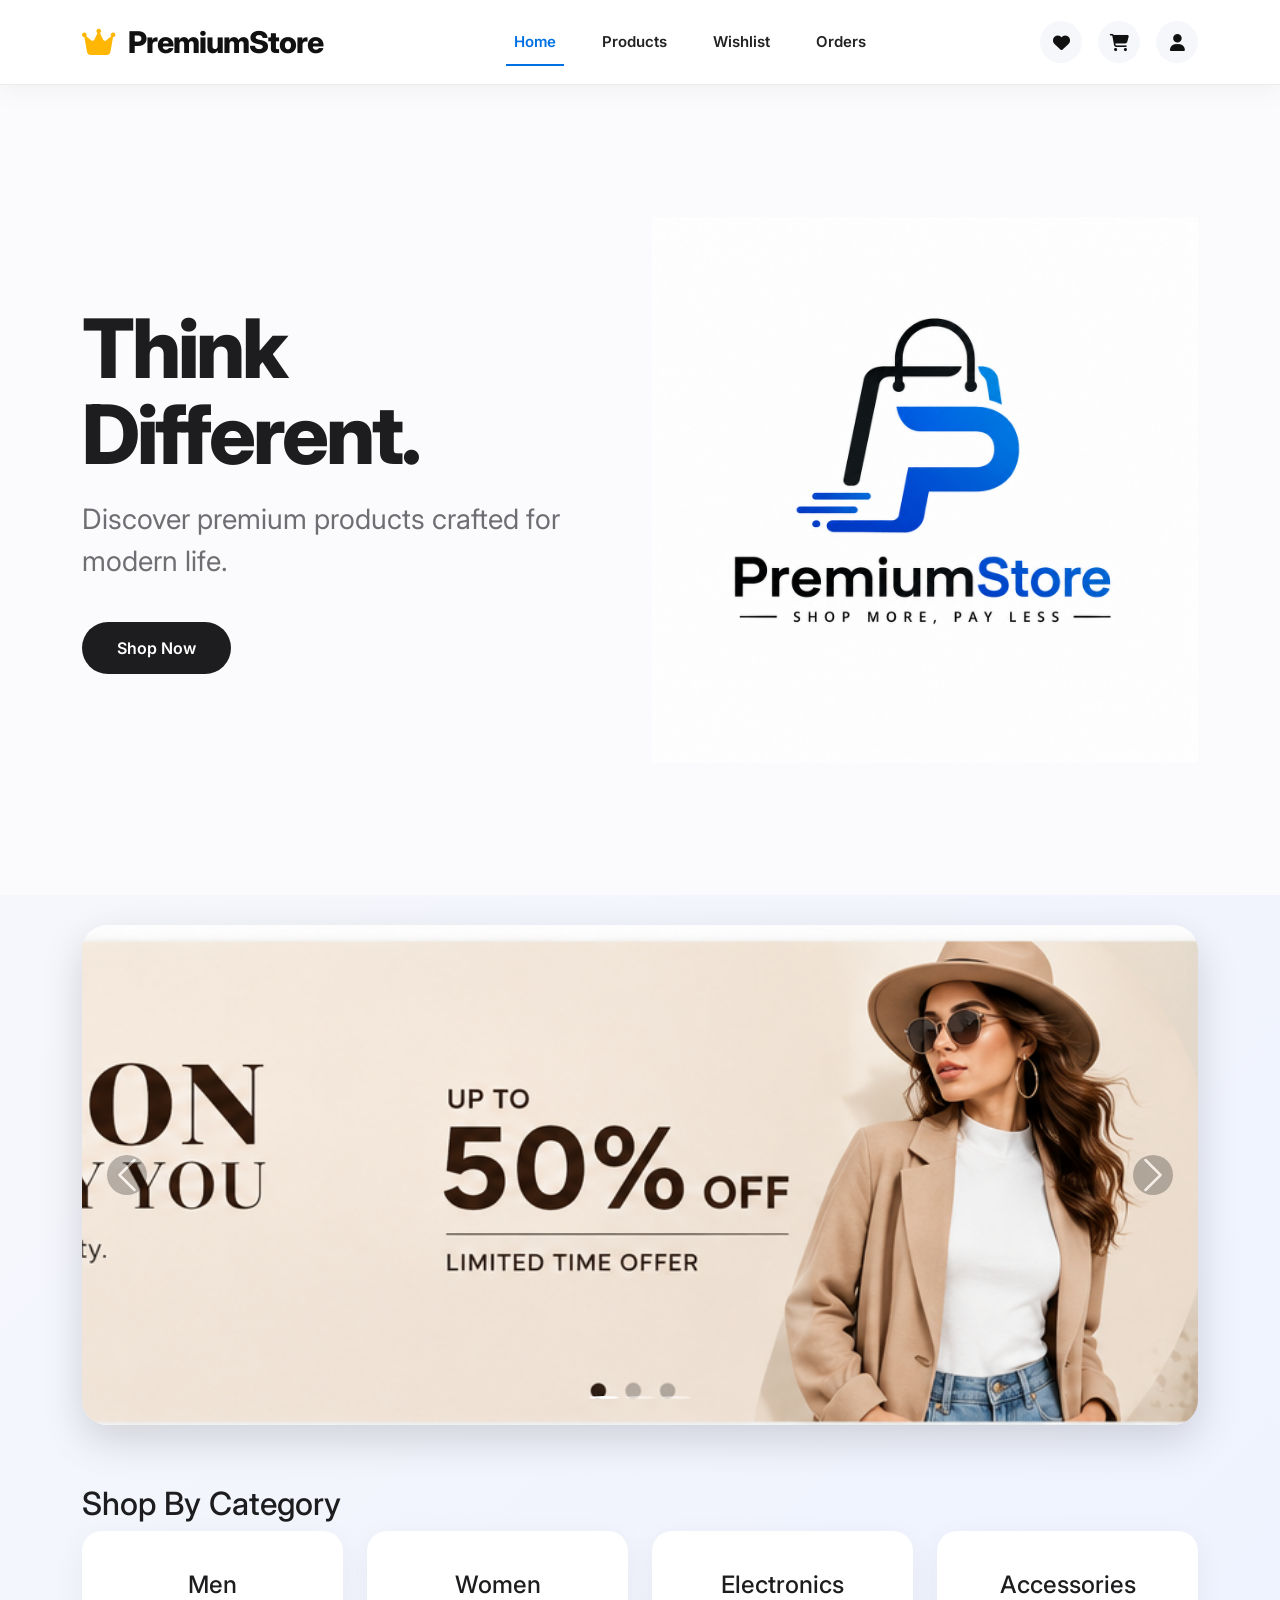
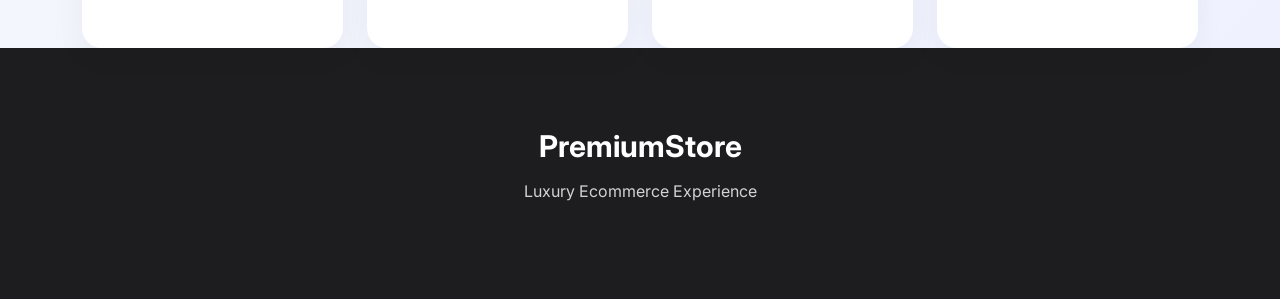
<file: frontend/index.html>
<!DOCTYPE html>
<html lang="en">

<head>

<meta charset="UTF-8">
<meta name="viewport" content="width=device-width, initial-scale=1.0">

<title>Premium Store</title>

<link href="https://cdn.jsdelivr.net/npm/bootstrap@5.3.3/dist/css/bootstrap.min.css" rel="stylesheet">

<link href="https://cdnjs.cloudflare.com/ajax/libs/font-awesome/6.5.1/css/all.min.css" rel="stylesheet">

<link rel="stylesheet" href="css/style.css">

</head>

<body>

<!-- Navbar Start -->
<nav class="navbar navbar-expand-lg sticky-top">

<div class="container">

<a class="navbar-brand" href="#">
    <i class="fa-solid fa-crown me-2"></i>
    PremiumStore
</a>

<button
class="navbar-toggler"
type="button"
data-bs-toggle="collapse"
data-bs-target="#navbarContent">

<span class="navbar-toggler-icon"></span>

</button>

<div
class="collapse navbar-collapse"
id="navbarContent">

<ul class="navbar-nav mx-auto">

<li class="nav-item">
<a class="nav-link active" href="index.html">
Home
</a>
</li>

<li class="nav-item">
<a class="nav-link" href="products.html">
Products
</a>
</li>

<li class="nav-item">
<a class="nav-link" href="wishlist.html">
Wishlist
</a>
</li>

<li class="nav-item">
<a class="nav-link" href="orders.html">
Orders
</a>
</li>

</ul>

<div class="d-flex gap-3 nav-icons">

<a href="wishlist.html">
<i class="fa-solid fa-heart"></i>
</a>

<a href="cart.html">
<i class="fa-solid fa-cart-shopping"></i>
</a>

<a href="profile.html">
<i class="fa-solid fa-user"></i>
</a>

</div>

</div>

</div>

</nav>
<!-- Navbar End -->


<!-- Hero Section Start -->

<section class="hero">

<div class="container">

<div class="row align-items-center">

<div class="col-lg-6">

<h1 class="hero-title">

Think Different.

</h1>

<p class="hero-subtitle">

Discover premium products
crafted for modern life.

</p>

<a
href="products.html"
class="btn btn-dark btn-lg rounded-pill px-4">

Shop Now

</a>

</div>

<div class="col-lg-6 text-center">

<img
src="images/hero.png"
class="img-fluid hero-image">

</div>

</div>

</div>

</section>

<!-- Hero Section End -->


<!-- Featured Section -->

<section class="hero-slider">

<div class="container">

<div id="homeSlider"
class="carousel slide"
data-bs-ride="carousel">

<div class="carousel-indicators">

<button
type="button"
data-bs-target="#homeSlider"
data-bs-slide-to="0"
class="active">
</button>

<button
type="button"
data-bs-target="#homeSlider"
data-bs-slide-to="1">
</button>

<button
type="button"
data-bs-target="#homeSlider"
data-bs-slide-to="2">
</button>

</div>

<div class="carousel-inner">

<div class="carousel-item active">
<img src="images/banner1.jpg"
class="slider-img">
</div>

<div class="carousel-item">
<img src="images/banner2.jpg"
class="slider-img">
</div>

<div class="carousel-item">
<img src="images/banner3.jpg"
class="slider-img">
</div>

</div>

<button
class="carousel-control-prev"
type="button"
data-bs-target="#homeSlider"
data-bs-slide="prev">

<span class="carousel-control-prev-icon"></span>

</button>

<button
class="carousel-control-next"
type="button"
data-bs-target="#homeSlider"
data-bs-slide="next">

<span class="carousel-control-next-icon"></span>

</button>

</div>

</div>

</section>

<!-- Categories -->

<section class="categories">

<div class="container">

<h2 class="section-title">
Shop By Category
</h2>

<div class="row g-4">

<div class="col-md-3">

<div class="category-card"
onclick="openCategory(1)">

<h4>Men</h4>

</div>

</div>

<div class="col-md-3">

<div class="category-card"
onclick="openCategory(2)">

<h4>Women</h4>


</div>

</div>

<div class="col-md-3">

<div class="category-card"
onclick="openCategory(3)">

<h4>Electronics</h4>

</div>

</div>

<div class="col-md-3">

<div class="category-card"
onclick="openCategory(4)">

<h4>Accessories</h4>


</div>

</div>

</div>

</div>

</section>



<!-- Footer -->

<footer class="footer">

<div class="container text-center">

<h4>PremiumStore</h4>

<p>

Luxury Ecommerce Experience

</p>

</div>

</footer>

<script src="https://cdn.jsdelivr.net/npm/bootstrap@5.3.3/dist/js/bootstrap.bundle.min.js"></script>
<script src="js/category-navigation.js"></script>
<script src="js/products.js"></script>

</body>
</html>
</file>
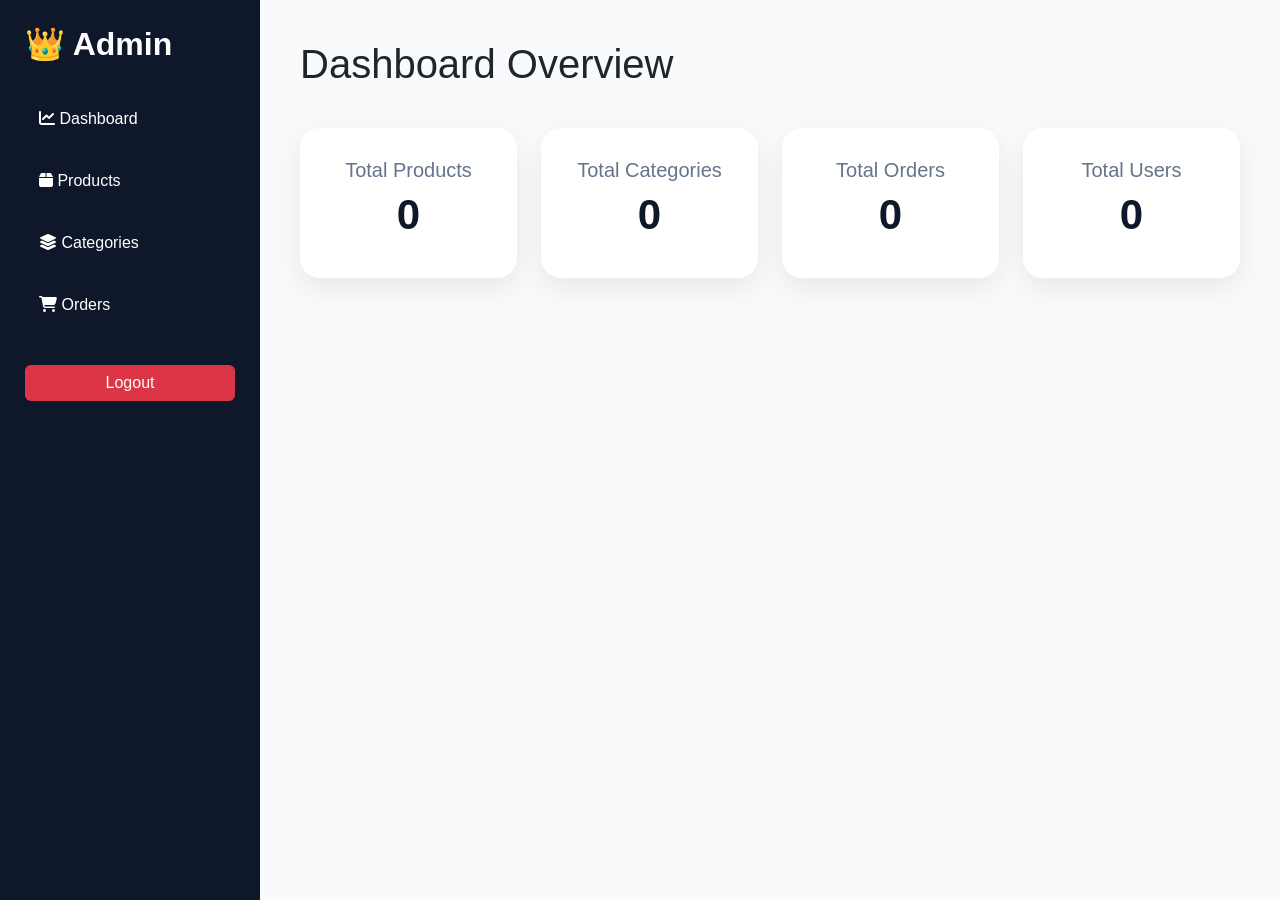
<file: frontend/admin-dashboard.html>
<!DOCTYPE html>
<html lang="en">

<head>

<meta charset="UTF-8">
<meta name="viewport" content="width=device-width, initial-scale=1.0">

<title>Admin Dashboard</title>

<link href="https://cdn.jsdelivr.net/npm/bootstrap@5.3.3/dist/css/bootstrap.min.css" rel="stylesheet">

<link href="https://cdnjs.cloudflare.com/ajax/libs/font-awesome/6.5.1/css/all.min.css" rel="stylesheet">

<link rel="stylesheet" href="css/admin.css">

</head>

<body>

<div class="sidebar">

<h2>👑 Admin</h2>

<a href="admin-dashboard.html">
<i class="fa-solid fa-chart-line"></i>
Dashboard
</a>

<a href="admin-products.html">
<i class="fa-solid fa-box"></i>
Products
</a>

<a href="admin-categories.html">
<i class="fa-solid fa-layer-group"></i>
Categories
</a>

<a href="admin-orders.html">
<i class="fa-solid fa-cart-shopping"></i>
Orders
</a>

<button
id="logoutBtn"
class="btn btn-danger mt-4 w-100"
>
Logout
</button>

</div>

<div class="main-content">

<h1>
Dashboard Overview
</h1>

<div class="row g-4 mt-3">

<div class="col-lg-3">

<div class="card dashboard-card">

<h5>Total Products</h5>

<h2 id="productsCount">
0
</h2>

</div>

</div>

<div class="col-lg-3">

<div class="card dashboard-card">

<h5>Total Categories</h5>

<h2 id="categoriesCount">
0
</h2>

</div>

</div>

<div class="col-lg-3">

<div class="card dashboard-card">

<h5>Total Orders</h5>

<h2 id="ordersCount">
0
</h2>

</div>

</div>

<div class="col-lg-3">

<div class="card dashboard-card">

<h5>Total Users</h5>

<h2 id="usersCount">
0
</h2>

</div>

</div>

</div>

</div>

<script src="js/config.js"></script>
<script src="js/admin-dashboard.js"></script>

</body>

</html>
</file>
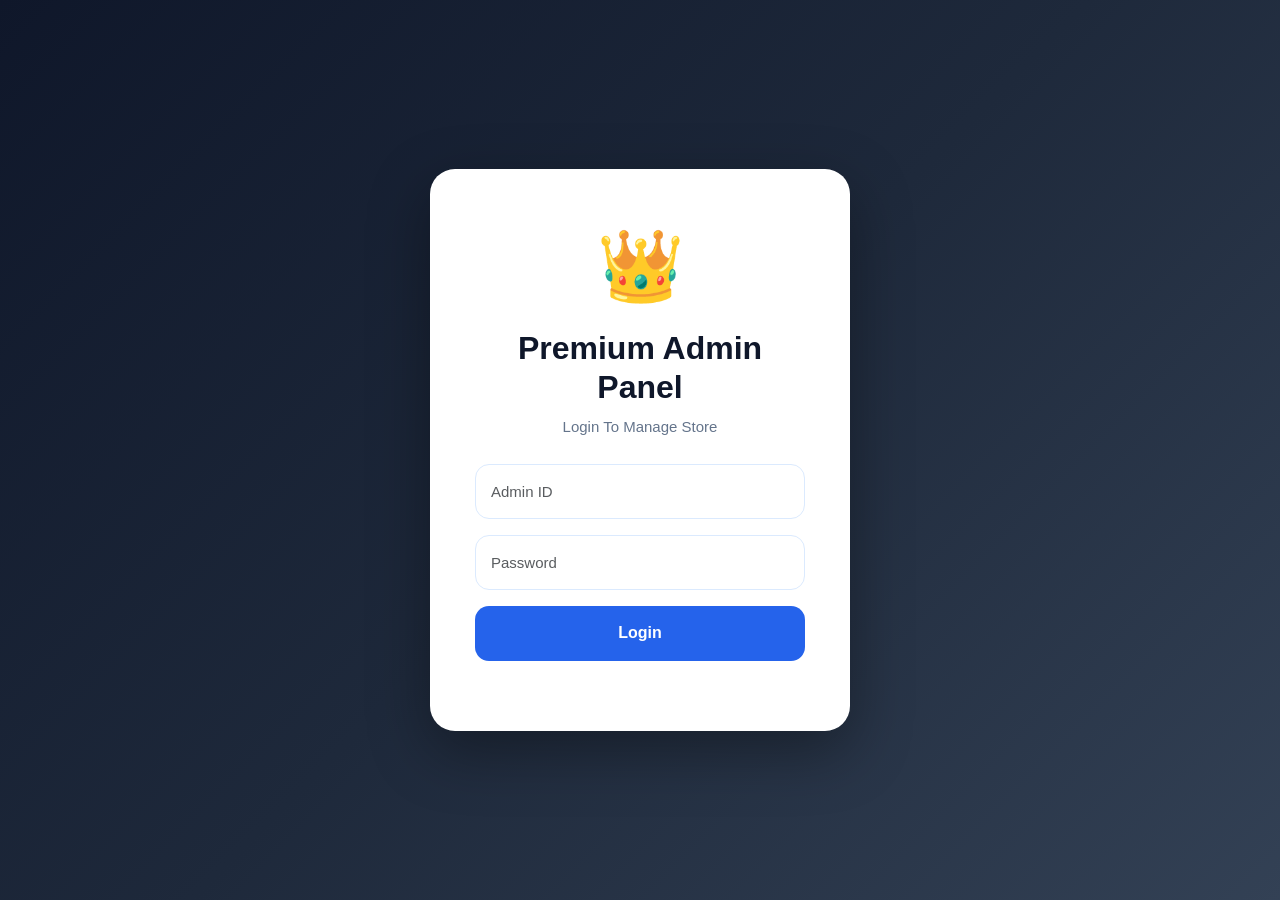
<file: frontend/admin-login.html>
<!DOCTYPE html>

<html lang="en">

<head>

<meta charset="UTF-8">
<meta name="viewport" content="width=device-width, initial-scale=1.0">

<title>Premium Admin Login</title>

<link href="https://cdn.jsdelivr.net/npm/bootstrap@5.3.3/dist/css/bootstrap.min.css" rel="stylesheet">

<link rel="stylesheet" href="css/login.css">

</head>

<body>

<div class="login-container">

<div class="login-card">

<div class="logo">
👑
</div>

<h1>Premium Admin Panel</h1>

<p>
Login To Manage Store
</p>

<input
type="text"
id="adminId"
class="form-control mb-3"
placeholder="Admin ID"

>

<input
type="password"
id="adminPassword"
class="form-control mb-3"
placeholder="Password"

>

<button
id="loginBtn"
class="btn btn-dark w-100"

>

Login </button>

<p
id="errorMessage"
class="text-danger mt-3"
></p>

</div>

</div>

<script src="js/admin-login.js"></script>

</body>

</html>
</file>
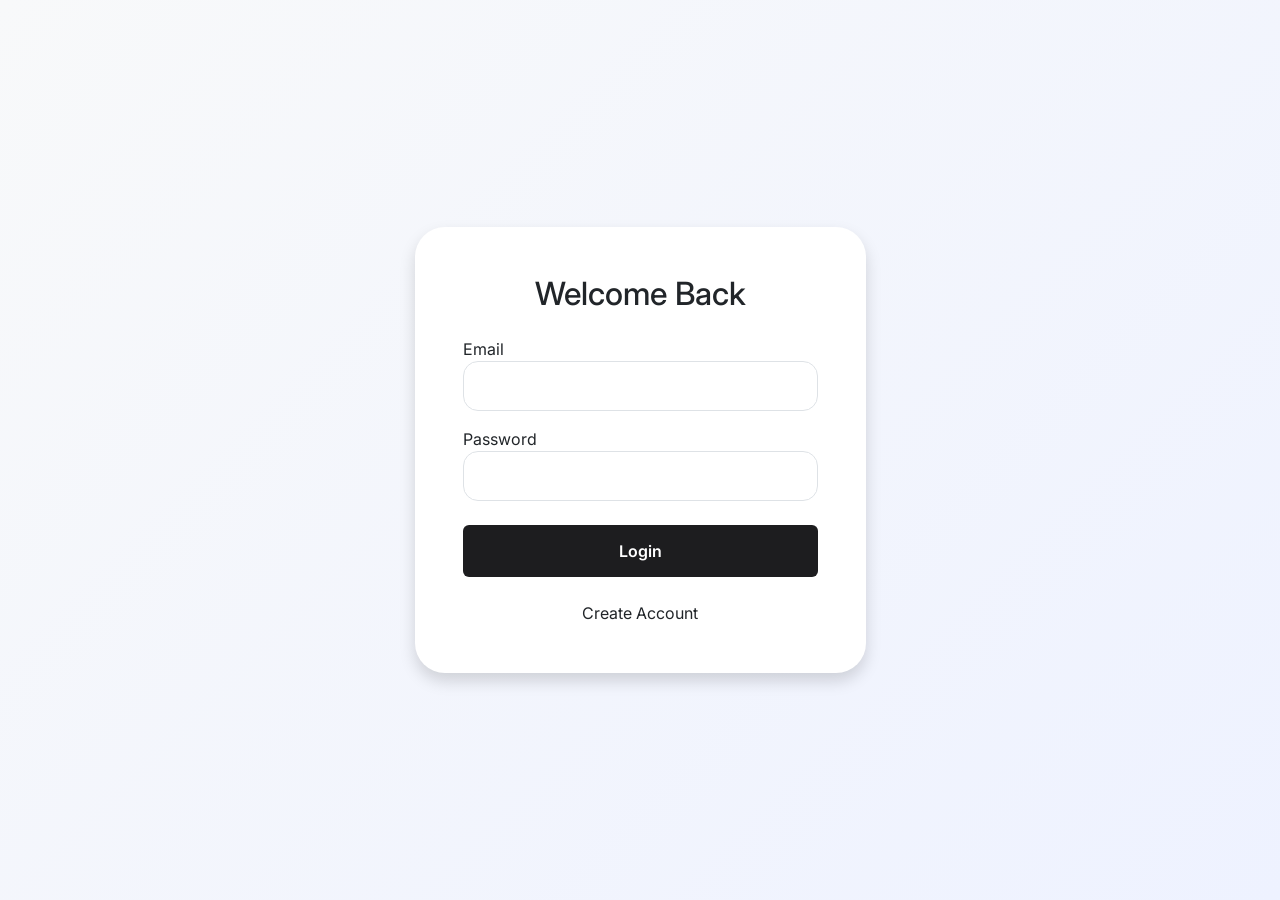
<file: frontend/cart.html>
<!DOCTYPE html>
<html lang="en">

<head>

<meta charset="UTF-8">
<meta name="viewport" content="width=device-width, initial-scale=1.0">

<title>Cart | Premium Store</title>

<link href="https://cdn.jsdelivr.net/npm/bootstrap@5.3.3/dist/css/bootstrap.min.css" rel="stylesheet">

<link href="https://cdnjs.cloudflare.com/ajax/libs/font-awesome/6.5.1/css/all.min.css" rel="stylesheet">

<link rel="stylesheet" href="css/style.css">

</head>

<body>

<!-- NAVBAR -->

<nav class="navbar navbar-expand-lg navbar-light bg-white shadow-sm sticky-top">

<div class="container">

<a class="navbar-brand" href="index.html">
    <i class="fa-solid fa-crown me-2"></i>
    PremiumStore
</a>

<div class="d-flex gap-3 nav-icons">

<a href="wishlist.html">
<i class="fa-solid fa-heart fs-5"></i>
</a>

<a href="cart.html">
<i class="fa-solid fa-cart-shopping fs-5"></i>
</a>

<a href="profile.html">
<i class="fa-solid fa-user fs-5"></i>
</a>

</div>

</div>

</nav>

<!-- PAGE TITLE -->

<section class="py-5 bg-light">

<div class="container text-center">

<h1 class="display-4 fw-bold">
Shopping Cart
</h1>

<p class="text-secondary">
Review your selected products
</p>

</div>

</section>

<!-- CART SECTION -->

<section class="py-5">

<div class="container">

<div class="row">

<!-- CART ITEMS -->

<div class="col-lg-8">

<div id="cartItems">

</div>

</div>

<!-- CART SUMMARY -->

<div class="col-lg-4">

<div class="card shadow border-0 rounded-4">

<div class="card-body p-4">

<h3 class="mb-4">
Order Summary
</h3>

<div class="d-flex justify-content-between mb-3">

<span>Total Items</span>

<span id="totalItems">
0
</span>

</div>

<div class="d-flex justify-content-between mb-4">

<strong>Total Amount</strong>

<strong id="totalPrice">
₹0
</strong>

</div>

<button
id="checkoutBtn"
class="btn btn-dark w-100 rounded-pill">

Proceed To Checkout

</button>

</div>

</div>

</div>

</div>

</div>

</section>

<!-- FOOTER -->

<footer class="footer">

<div class="container text-center">

<h4>
PremiumStore
</h4>

<p>
Luxury Ecommerce Experience
</p>

</div>

</footer>
<script src="js/config.js"></script>
<script src="js/cart.js"></script>

</body>
</html>
</file>
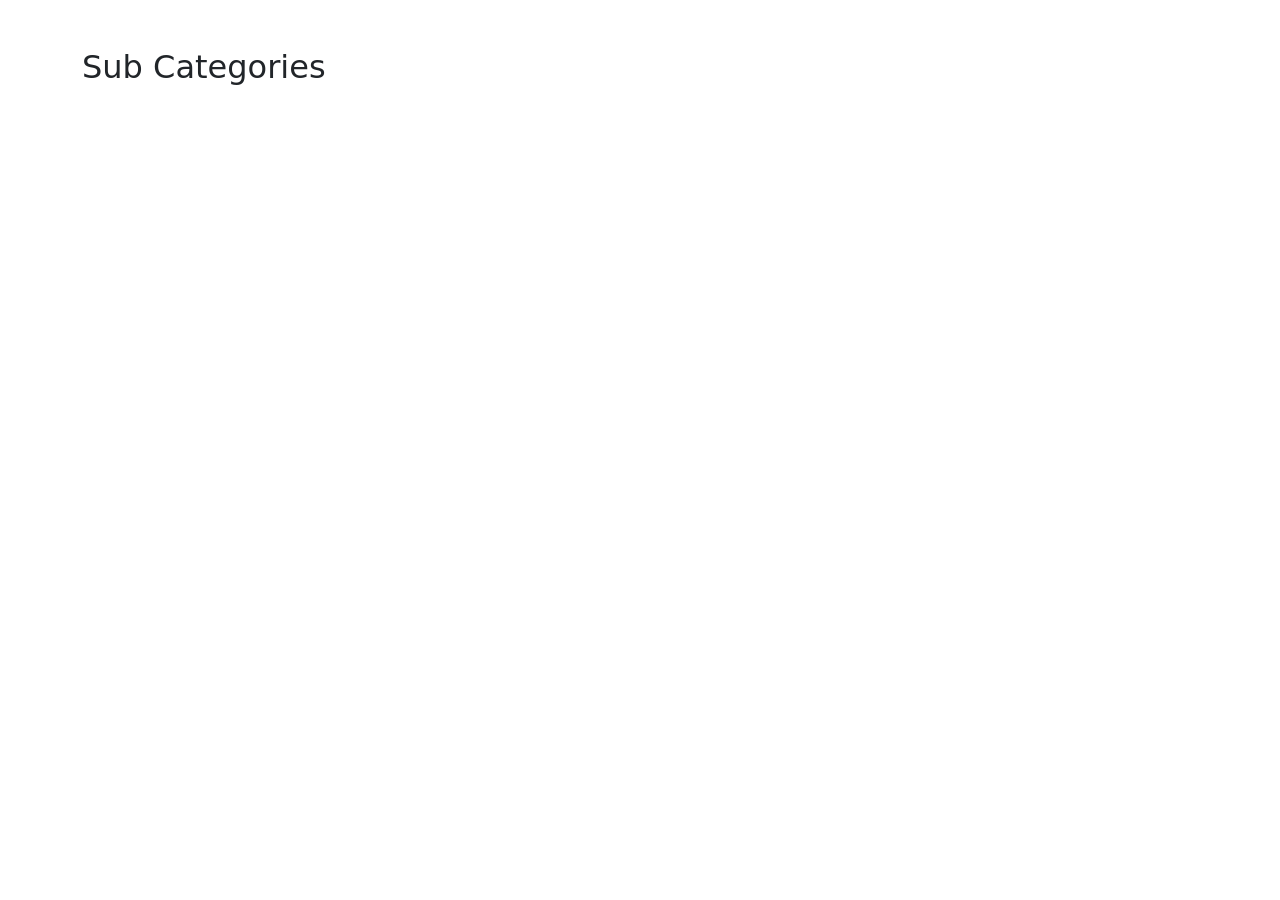
<file: frontend/category.html>
<!DOCTYPE html>
<html lang="en">

<head>

<meta charset="UTF-8">
<meta name="viewport" content="width=device-width, initial-scale=1.0">

<title>Category</title>

<link href="https://cdn.jsdelivr.net/npm/bootstrap@5.3.3/dist/css/bootstrap.min.css" rel="stylesheet">

</head>

<body>

<div class="container py-5">

<h2 class="mb-4">
Sub Categories
</h2>

<div
id="subcategoryContainer"
class="row g-4"
>

</div>

</div>

<script src="js/config.js"></script>
<script src="js/category.js"></script>

</body>

</html>
</file>
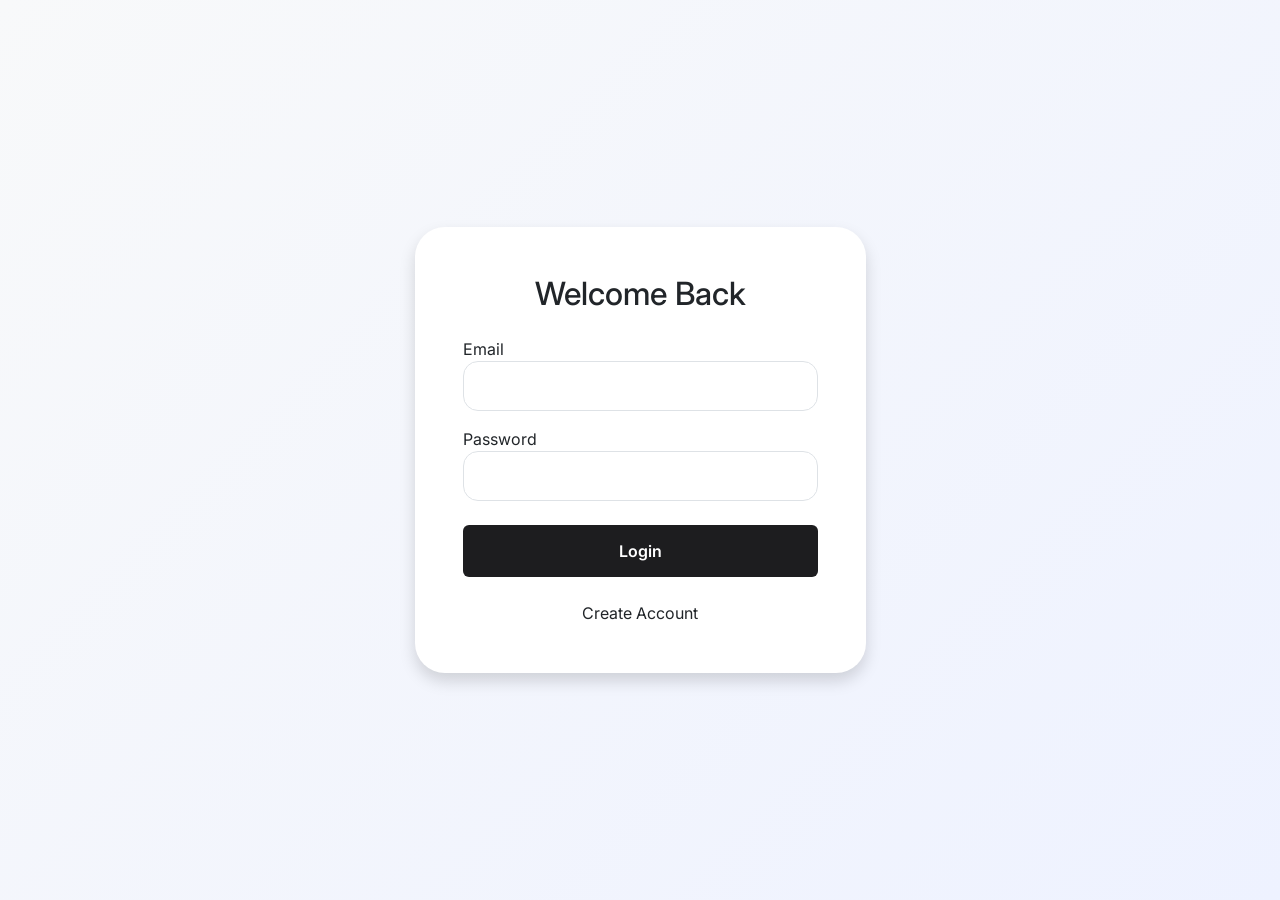
<file: frontend/checkout.html>
<!DOCTYPE html>
<html lang="en">

<head>

<meta charset="UTF-8">
<meta name="viewport" content="width=device-width, initial-scale=1.0">

<title>Checkout | Premium Store</title>

<link href="https://cdn.jsdelivr.net/npm/bootstrap@5.3.3/dist/css/bootstrap.min.css" rel="stylesheet">

<link href="https://cdnjs.cloudflare.com/ajax/libs/font-awesome/6.5.1/css/all.min.css" rel="stylesheet">

<link rel="stylesheet" href="css/style.css">

</head>

<body>

<!-- NAVBAR -->

<nav class="navbar navbar-expand-lg navbar-light bg-white shadow-sm sticky-top">

<div class="container">

<a class="navbar-brand" href="index.html">
    <i class="fa-solid fa-crown me-2"></i>
    PremiumStore
</a>


<div class="d-flex gap-3 nav-icons">

<a href="wishlist.html">
<i class="fa-solid fa-heart fs-5"></i>
</a>

<a href="cart.html">
<i class="fa-solid fa-cart-shopping fs-5"></i>
</a>

<a href="profile.html">
<i class="fa-solid fa-user fs-5"></i>
</a>

</div>

</div>

</nav>

<!-- HEADER -->

<section class="py-5 bg-light">

<div class="container text-center">

<h1 class="display-4 fw-bold">
Checkout
</h1>

<p class="text-secondary">
Complete Your Purchase
</p>

</div>

</section>

<!-- CHECKOUT -->

<section class="py-5">

<div class="container">

<div class="row">

<!-- ADDRESS -->

<div class="col-lg-7">

<div class="card border-0 shadow-sm rounded-4 mb-4">

<div class="card-body p-4">

<h3 class="mb-4">
Shipping Address
</h3>

<textarea
id="address"
class="form-control"
rows="5"
placeholder="Enter Delivery Address"
></textarea>

<button
id="updateAddressBtn"
class="btn btn-dark mt-3"
>
Update Address
</button>

</div>

</div>

<!-- PAYMENT -->

<div class="card border-0 shadow-sm rounded-4">

<div class="card-body p-4">

<h3 class="mb-4">
Payment Method
</h3>

<div class="form-check mb-3">

<input
class="form-check-input"
type="radio"
name="payment"
value="cod"
checked
>

<label class="form-check-label">
Cash On Delivery
</label>

</div>

<div class="form-check">

<input
class="form-check-input"
type="radio"
name="payment"
value="online"
>

<label class="form-check-label">
Online Payment (Razorpay)
</label>

</div>

</div>

</div>

</div>

<!-- SUMMARY -->

<div class="col-lg-5">

<div class="card border-0 shadow rounded-4">

<div class="card-body p-4">

<h3 class="mb-4">
Order Summary
</h3>

<div id="checkoutItems">

</div>

<hr>

<div class="d-flex justify-content-between">

<h5>Total</h5>

<h5 id="totalAmount">
₹0
</h5>

</div>

<button
id="placeOrderBtn"
class="btn btn-dark w-100 mt-4 rounded-pill"
>

Place Order

</button>

</div>

</div>

</div>

</div>

</div>

</section>

<!-- FOOTER -->

<footer class="footer">

<div class="container text-center">

<h4>
PremiumStore
</h4>

<p>
Luxury Ecommerce Experience
</p>

</div>

</footer>
<script src="js/config.js"></script>
<script src="js/checkout.js"></script>

</body>
</html>
</file>
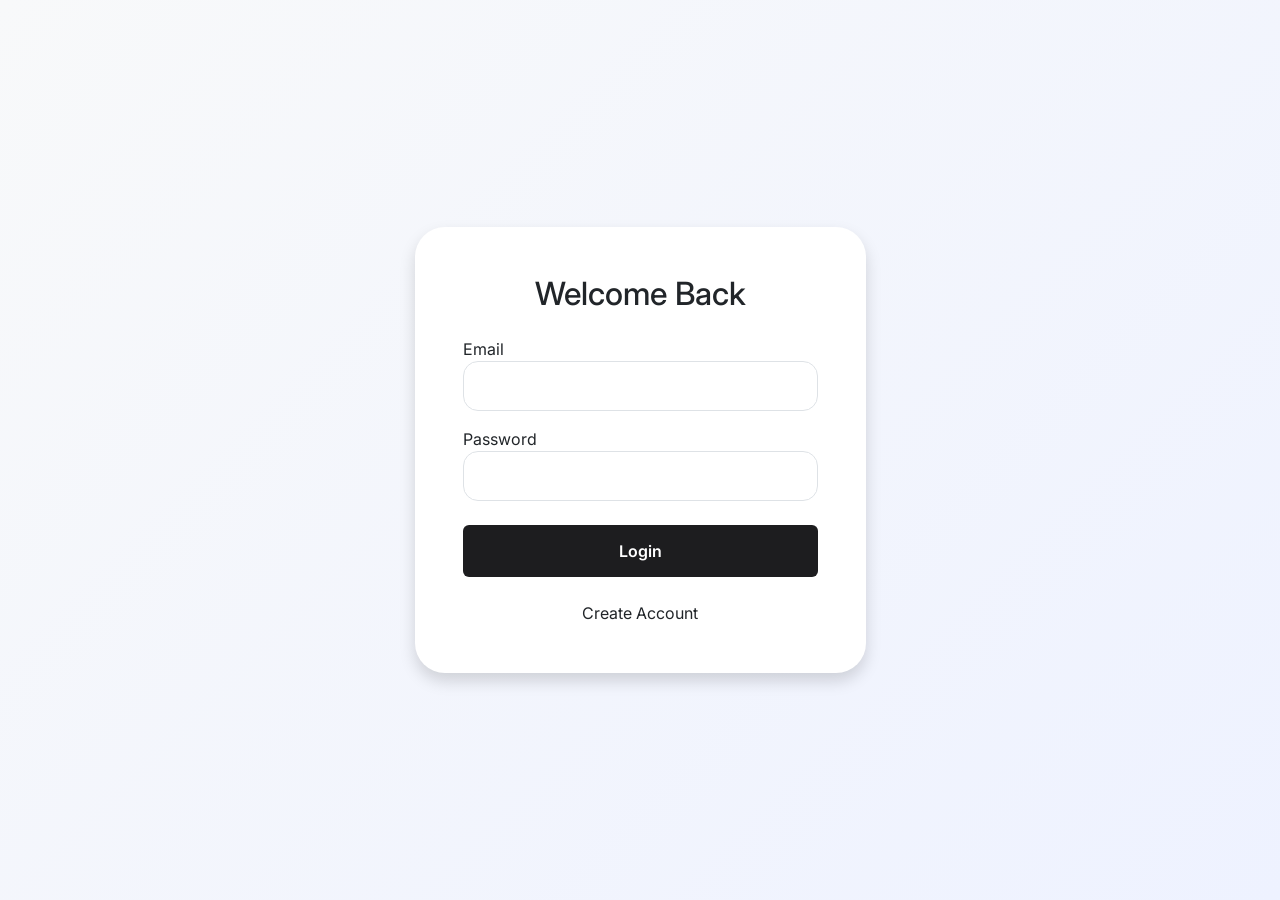
<file: frontend/login.html>
<!DOCTYPE html>
<html lang="en">

<head>

<meta charset="UTF-8">
<meta name="viewport" content="width=device-width, initial-scale=1.0">

<title>Login</title>

<link href="https://cdn.jsdelivr.net/npm/bootstrap@5.3.3/dist/css/bootstrap.min.css" rel="stylesheet">

<link rel="stylesheet" href="css/style.css">

</head>

<body>

<div class="container">

<div class="row justify-content-center min-vh-100 align-items-center">

<div class="col-md-5">

<div class="card shadow border-0 rounded-4">

<div class="card-body p-5">

<h2 class="text-center mb-4">

Welcome Back

</h2>

<form id="loginForm">

<div class="mb-3">

<label>Email</label>

<input
type="email"
id="loginEmail"
class="form-control"
required
>

</div>

<div class="mb-4">

<label>Password</label>

<input
type="password"
id="loginPassword"
class="form-control"
required
>

</div>

<button
type="submit"
class="btn btn-dark w-100"
>

Login

</button>

</form>

<div class="text-center mt-4">

<a href="register.html">

Create Account

</a>

</div>

</div>

</div>

</div>

</div>

</div>

<script src="js/config.js"></script>
<script src="js/auth.js"></script>

</body>
</html>
</file>
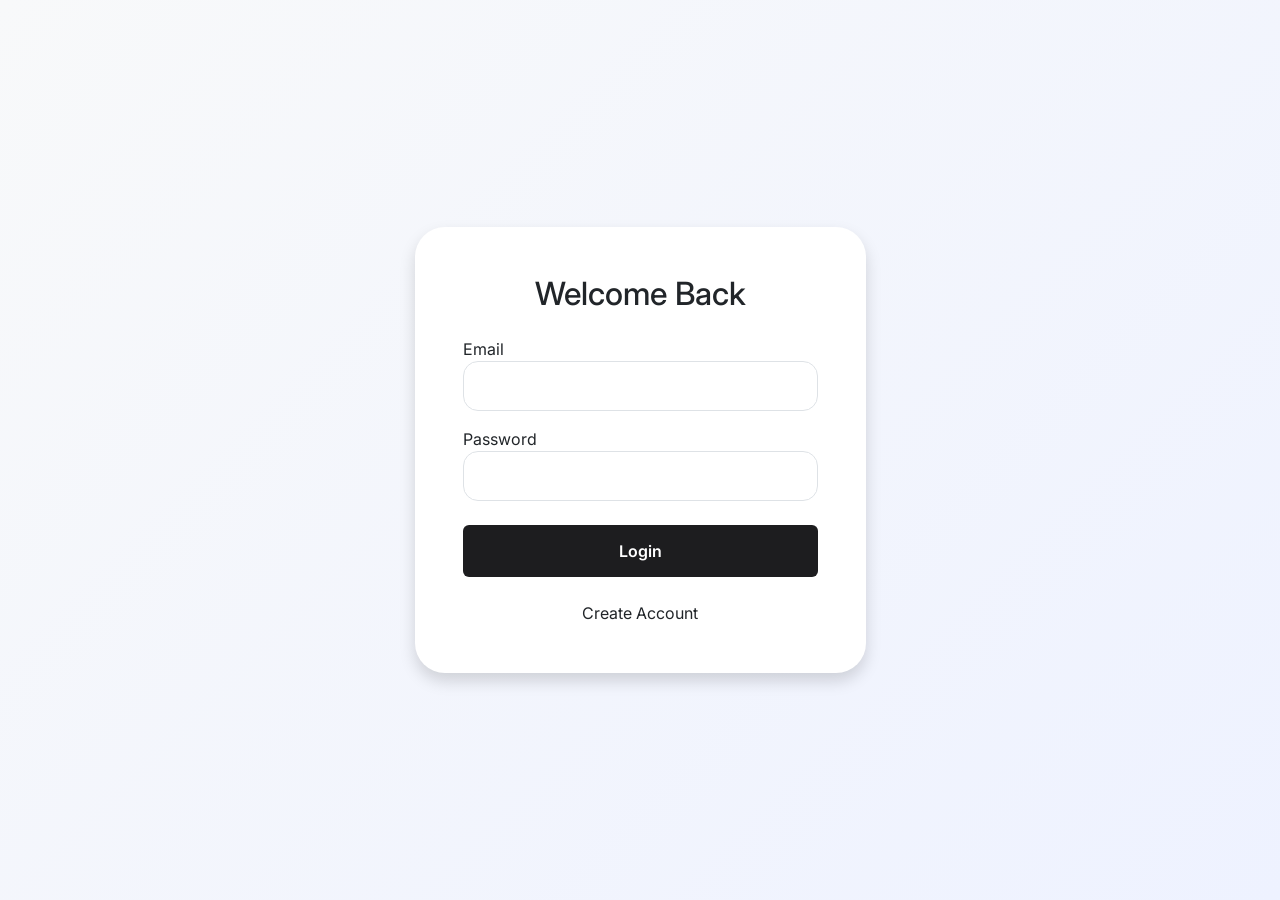
<file: frontend/orders.html>
<!DOCTYPE html>
<html lang="en">

<head>

<meta charset="UTF-8">
<meta name="viewport" content="width=device-width, initial-scale=1.0">

<title>My Orders | Premium Store</title>

<link href="https://cdn.jsdelivr.net/npm/bootstrap@5.3.3/dist/css/bootstrap.min.css" rel="stylesheet">

<link href="https://cdnjs.cloudflare.com/ajax/libs/font-awesome/6.5.1/css/all.min.css" rel="stylesheet">

<link rel="stylesheet" href="css/style.css">

</head>

<body>

<!-- NAVBAR -->

<nav class="navbar navbar-expand-lg navbar-light bg-white shadow-sm sticky-top">

<div class="container">

<a class="navbar-brand" href="index.html">
    <i class="fa-solid fa-crown me-2"></i>
    PremiumStore
</a>


<div class="d-flex gap-3 nav-icons">

<a href="wishlist.html">
<i class="fa-solid fa-heart fs-5"></i>
</a>

<a href="cart.html">
<i class="fa-solid fa-cart-shopping fs-5"></i>
</a>

<a href="profile.html">
<i class="fa-solid fa-user fs-5"></i>
</a>

</div>

</div>

</nav>

<!-- HEADER -->

<section class="py-5 bg-light">

<div class="container text-center">

<h1 class="display-4 fw-bold">
My Orders
</h1>

<p class="text-secondary">
Track and Manage Your Orders
</p>

</div>

</section>

<!-- ORDERS -->

<section class="py-5">

<div class="container">

<div
id="ordersContainer"
class="row g-4"
>

<!-- Dynamic Orders -->

</div>

</div>

</section>

<!-- FOOTER -->

<footer class="footer">

<div class="container text-center">

<h4>
PremiumStore
</h4>

<p>
Luxury Ecommerce Experience
</p>

</div>

</footer>
<script src="js/config.js"></script>
<script src="js/orders.js"></script>

</body>

</html>
</file>
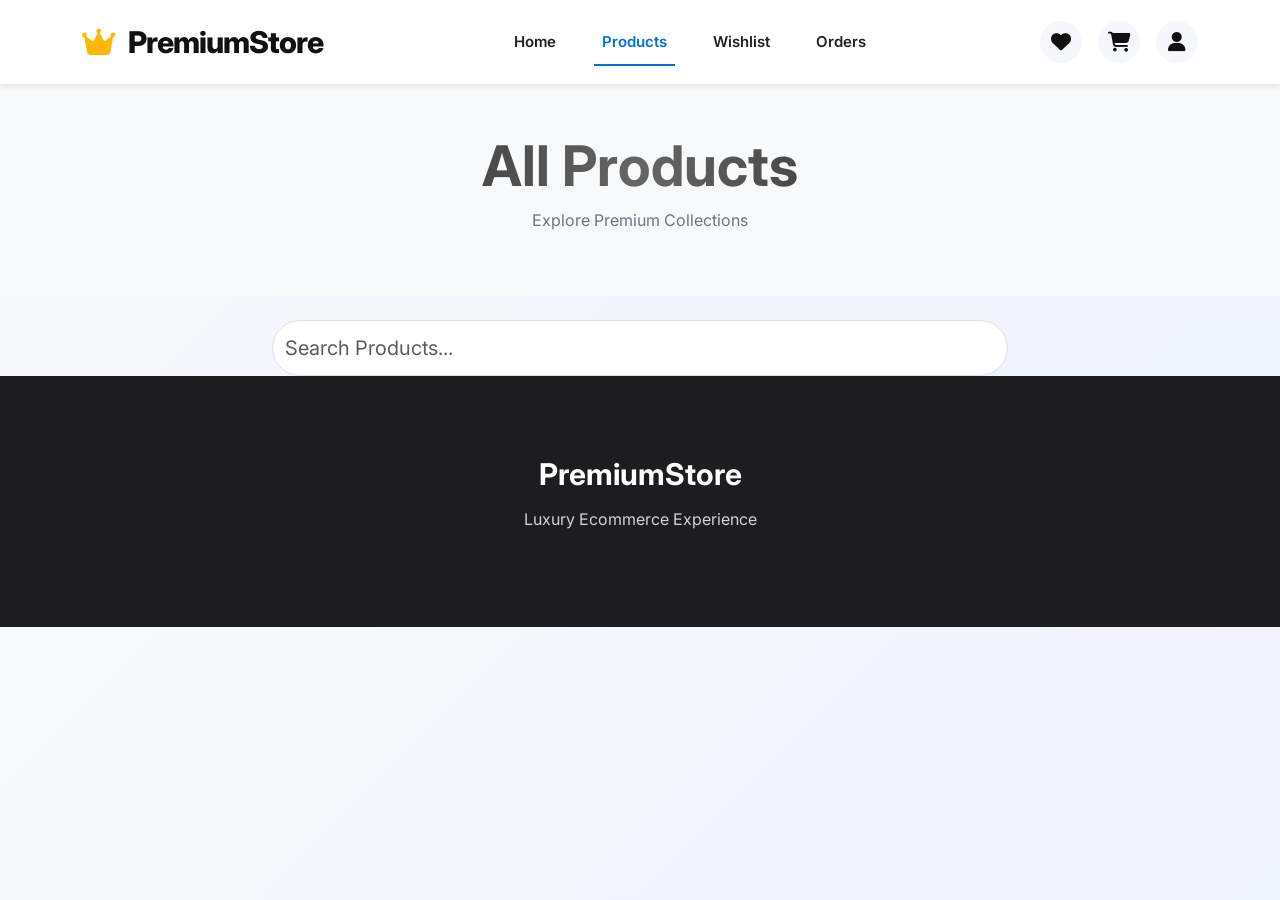
<file: frontend/products.html>
<!DOCTYPE html>
<html lang="en">

<head>

<meta charset="UTF-8">
<meta name="viewport" content="width=device-width, initial-scale=1.0">

<title>Products | Premium Store</title>

<link href="https://cdn.jsdelivr.net/npm/bootstrap@5.3.3/dist/css/bootstrap.min.css" rel="stylesheet">

<link href="https://cdnjs.cloudflare.com/ajax/libs/font-awesome/6.5.1/css/all.min.css" rel="stylesheet">

<link rel="stylesheet" href="css/style.css">

</head>

<body>

<!-- NAVBAR -->

<nav class="navbar navbar-expand-lg navbar-light bg-white shadow-sm sticky-top">

<div class="container">

<a class="navbar-brand" href="index.html">
    <i class="fa-solid fa-crown me-2"></i>
    PremiumStore
</a>

<button
class="navbar-toggler"
type="button"
data-bs-toggle="collapse"
data-bs-target="#navbarContent">

<span class="navbar-toggler-icon"></span>

</button>

<div class="collapse navbar-collapse" id="navbarContent">

<ul class="navbar-nav mx-auto">

<li class="nav-item">
<a class="nav-link" href="index.html">
Home
</a>
</li>

<li class="nav-item">
<a class="nav-link active" href="products.html">
Products
</a>
</li>

<li class="nav-item">
<a class="nav-link" href="wishlist.html">
Wishlist
</a>
</li>

<li class="nav-item">
<a class="nav-link" href="orders.html">
Orders
</a>
</li>

</ul>

<div class="d-flex gap-3 nav-icons">

<a href="wishlist.html">
<i class="fa-solid fa-heart fs-5"></i>
</a>

<a href="cart.html">
<i class="fa-solid fa-cart-shopping fs-5"></i>
</a>

<a href="profile.html">
<i class="fa-solid fa-user fs-5"></i>
</a>

</div>

</div>

</div>

</nav>

<!-- HEADER -->

<section class="py-5 bg-light">

<div class="container text-center">

<h1 class="display-4 fw-bold">
All Products
</h1>

<p class="text-secondary">

Explore Premium Collections

</p>

</div>

</section>

<!-- SEARCH -->

<section class="container py-4">

<div class="row">

<div class="col-md-8 mx-auto">

<input
type="text"
id="searchInput"
class="form-control form-control-lg rounded-pill"
placeholder="Search Products..."
>

</div>

</div>

</section>

<!-- PRODUCTS -->

<section class="products-section">

<div class="container">

<div
id="allProductsContainer"
class="row g-4">

</div>

</div>

</section>

<!-- FOOTER -->

<footer class="footer">

<div class="container text-center">

<h4>
PremiumStore
</h4>

<p>
Luxury Ecommerce Experience
</p>

</div>

</footer>

<script src="https://cdn.jsdelivr.net/npm/bootstrap@5.3.3/dist/js/bootstrap.bundle.min.js"></script>

<script src="js/products-page.js"></script>
<script src="js/config.js"></script>
</body>

</html>
</file>
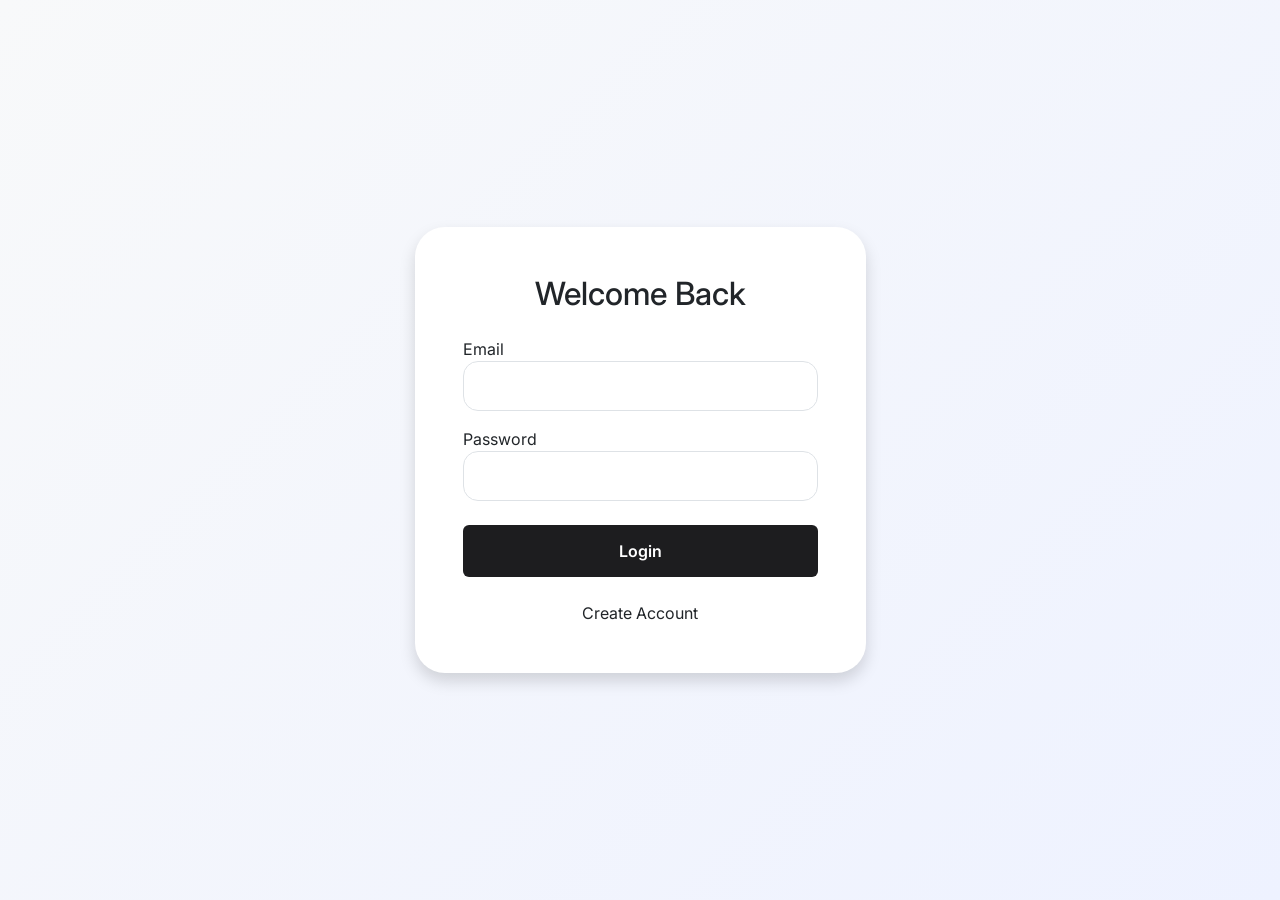
<file: frontend/profile.html>
<!DOCTYPE html>
<html lang="en">

<head>

<meta charset="UTF-8">
<meta name="viewport" content="width=device-width, initial-scale=1.0">

<title>My Profile | Premium Store</title>

<link href="https://cdn.jsdelivr.net/npm/bootstrap@5.3.3/dist/css/bootstrap.min.css" rel="stylesheet">

<link href="https://cdnjs.cloudflare.com/ajax/libs/font-awesome/6.5.1/css/all.min.css" rel="stylesheet">

<link rel="stylesheet" href="css/style.css">

</head>

<body>

<!-- NAVBAR -->

<nav class="navbar navbar-expand-lg navbar-light bg-white shadow-sm sticky-top">

<div class="container">

<a class="navbar-brand" href="index.html">
    <i class="fa-solid fa-crown me-2"></i>
    PremiumStore
</a>

<div class="d-flex gap-3 nav-icons">

<a href="wishlist.html">
<i class="fa-solid fa-heart fs-5"></i>
</a>

<a href="cart.html">
<i class="fa-solid fa-cart-shopping fs-5"></i>
</a>

<a href="profile.html">
<i class="fa-solid fa-user fs-5"></i>
</a>

</div>

</div>

</nav>

<!-- HEADER -->

<section class="py-5 bg-light">

<div class="container text-center">

<h1 class="display-4 fw-bold">

My Profile

</h1>

<p class="text-secondary">

Manage your account

</p>

</div>

</section>

<!-- PROFILE -->

<section class="py-5">

<div class="container">

<div class="row justify-content-center">

<div class="col-lg-8">

<div class="card border-0 shadow rounded-4">

<div class="card-body p-5">

<div class="text-center mb-4">

<i class="fa-solid fa-circle-user"
style="font-size:90px;">
</i>

</div>

<div class="row">

<div class="col-md-6 mb-3">

<label class="form-label">
Full Name
</label>

<input
type="text"
id="name"
class="form-control"
>

</div>

<div class="col-md-6 mb-3">

<label class="form-label">
Email
</label>

<input
type="email"
id="email"
class="form-control"
readonly
>

</div>

</div>

<div class="mb-3">

<label class="form-label">
Address
</label>

<textarea
id="address"
class="form-control"
rows="4"
></textarea>

</div>

<div class="row">

<div class="col-md-4">

<div class="card text-center">

<div class="card-body">

<h3 id="ordersCount">
0
</h3>

<p>
Orders
</p>

</div>

</div>

</div>

<div class="col-md-4">

<div class="card text-center">

<div class="card-body">

<h3 id="wishlistCount">
0
</h3>

<p>
Wishlist
</p>

</div>

</div>

</div>

<div class="col-md-4">

<div class="card text-center">

<div class="card-body">

<h3 id="cartCount">
0
</h3>

<p>
Cart
</p>

</div>

</div>

</div>

</div>

<div class="d-grid gap-3 mt-4">

<button
id="saveProfileBtn"
class="btn btn-dark btn-lg"
>

Update Profile

</button>

<button
id="logoutBtn"
class="btn btn-danger btn-lg"
>

Logout

</button>

</div>

</div>

</div>

</div>

</div>

</div>

</section>

<!-- FOOTER -->

<footer class="footer">

<div class="container text-center">

<h4>
PremiumStore
</h4>

<p>
Luxury Ecommerce Experience
</p>

</div>

</footer>
<script src="js/config.js"></script>
<script src="js/profile.js"></script>

</body>

</html>
</file>
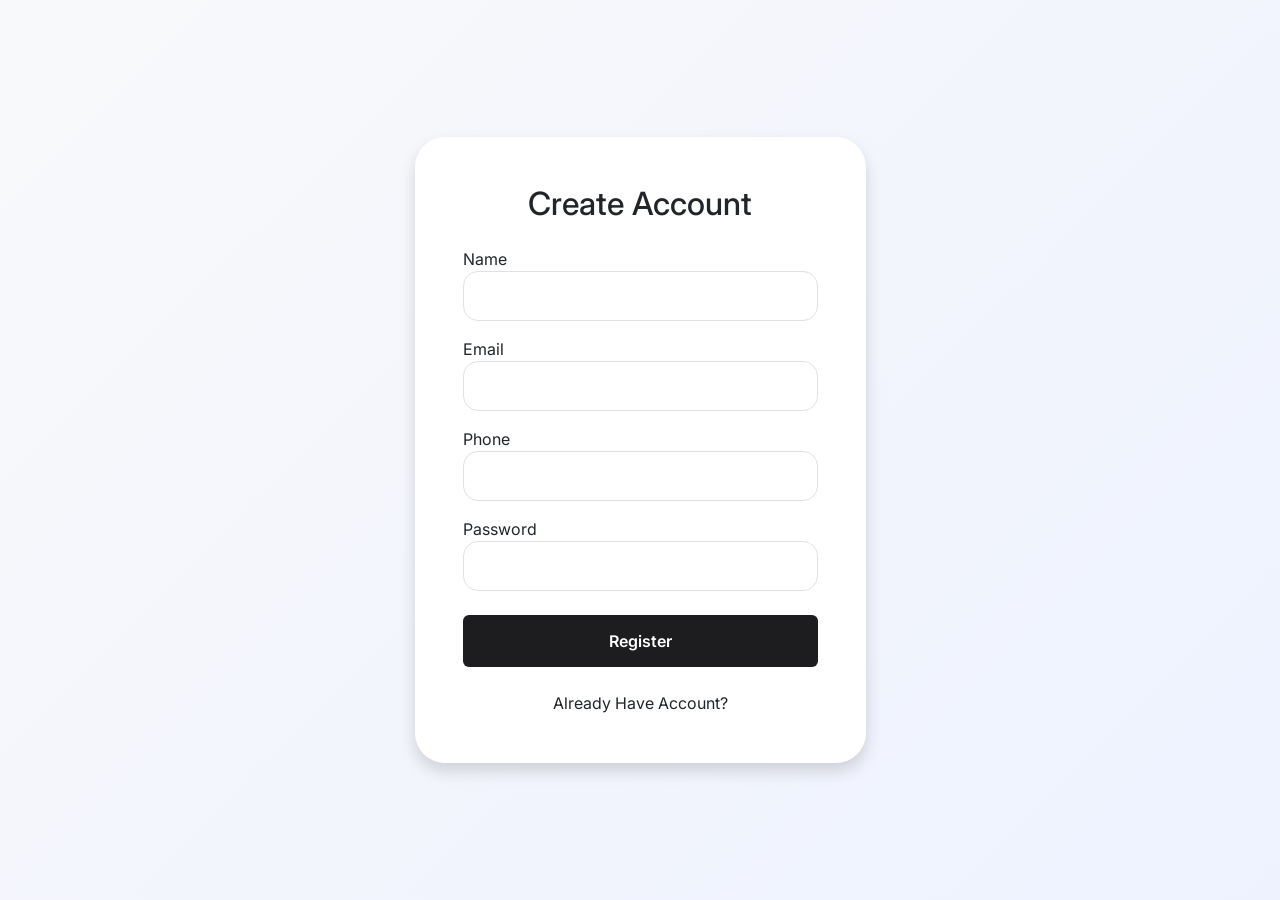
<file: frontend/register.html>
<!DOCTYPE html>
<html lang="en">

<head>

<meta charset="UTF-8">
<meta name="viewport" content="width=device-width, initial-scale=1.0">

<title>Register</title>

<link href="https://cdn.jsdelivr.net/npm/bootstrap@5.3.3/dist/css/bootstrap.min.css" rel="stylesheet">

<link rel="stylesheet" href="css/style.css">

</head>

<body>

<div class="container">

<div class="row justify-content-center min-vh-100 align-items-center">

<div class="col-md-5">

<div class="card shadow border-0 rounded-4">

<div class="card-body p-5">

<h2 class="text-center mb-4">

Create Account

</h2>

<form id="registerForm">

<div class="mb-3">

<label>Name</label>

<input
type="text"
id="registerName"
class="form-control"
required
>

</div>


<div class="mb-3">

<label>Email</label>

<input
type="email"
id="registerEmail"
class="form-control"
required
>

</div>
<div class="mb-3">

<label>
Phone
</label>

<input
type="text"
id="registerPhone"
class="form-control"
required
>

</div>

<div class="mb-4">

<label>Password</label>

<input
type="password"
id="registerPassword"
class="form-control"
required
>

</div>

<button
type="submit"
class="btn btn-dark w-100"
>

Register

</button>

</form>

<div class="text-center mt-4">

<a href="login.html">

Already Have Account?

</a>

</div>

</div>

</div>

</div>

</div>

</div>

<script src="js/config.js"></script>
<script src="js/auth.js"></script>

</body>
</html>
</file>
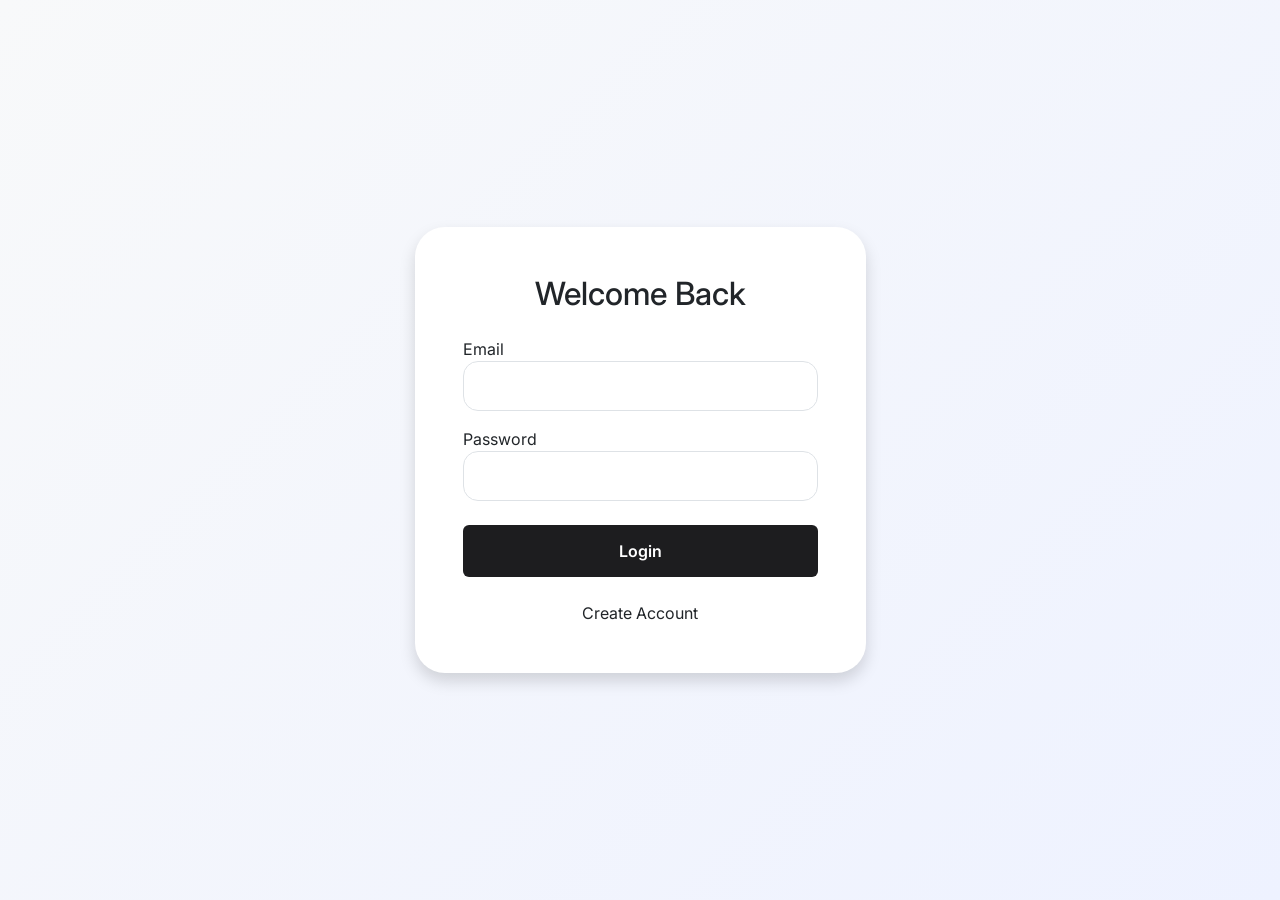
<file: frontend/wishlist.html>
<!DOCTYPE html>
<html lang="en">

<head>

<meta charset="UTF-8">
<meta name="viewport" content="width=device-width, initial-scale=1.0">

<title>Wishlist | Premium Store</title>

<link href="https://cdn.jsdelivr.net/npm/bootstrap@5.3.3/dist/css/bootstrap.min.css" rel="stylesheet">

<link href="https://cdnjs.cloudflare.com/ajax/libs/font-awesome/6.5.1/css/all.min.css" rel="stylesheet">

<link rel="stylesheet" href="css/style.css">

</head>

<body>

<!-- NAVBAR -->

<nav class="navbar navbar-expand-lg navbar-light bg-white shadow-sm sticky-top">

<div class="container">

<a class="navbar-brand" href="index.html">
    <i class="fa-solid fa-crown me-2"></i>
    PremiumStore
</a>


<div class="d-flex gap-3 nav-icons">

<a href="wishlist.html">
<i class="fa-solid fa-heart fs-5"></i>
</a>

<a href="cart.html">
<i class="fa-solid fa-cart-shopping fs-5"></i>
</a>

<a href="profile.html">
<i class="fa-solid fa-user fs-5"></i>
</a>

</div>

</div>

</nav>

<!-- PAGE HEADER -->

<section class="py-5 bg-light">

<div class="container text-center">

<h1 class="display-4 fw-bold">

My Wishlist

</h1>

<p class="text-secondary">

Save products you love

</p>

</div>

</section>

<!-- WISHLIST -->

<section class="py-5">

<div class="container">

<div
id="wishlistContainer"
class="row g-4">

</div>

</div>

</section>

<!-- FOOTER -->

<footer class="footer">

<div class="container text-center">

<h4>
PremiumStore
</h4>

<p>
Luxury Ecommerce Experience
</p>

</div>

</footer>

<script src="js/wishlist.js"></script>
<script src="js/config.js"></script>


</body>
</html>
</file>
<file: frontend/css/style.css>
@import url('https://fonts.googleapis.com/css2?family=Inter:wght@300;400;500;600;700;800;900&display=swap');

*{
margin:0;
padding:0;
box-sizing:border-box;
font-family:'Inter',sans-serif;
}

html{
scroll-behavior:smooth;
}

body{
background:#ffffff;
color:#1d1d1f;
overflow-x:hidden;
}

a{
text-decoration:none;
color:inherit;
}

img{
max-width:100%;
display:block;
}

/* =====================
   NAVBAR
===================== */
.navbar{
    height:85px;
    background:rgba(255,255,255,.95);
    backdrop-filter:blur(15px);
    border-bottom:1px solid rgba(0,0,0,.08);
    box-shadow:0 4px 30px rgba(0,0,0,.05);
}

.navbar-brand{
    font-size:30px;
    font-weight:800;
    color:#111 !important;
    letter-spacing:-1px;
}

.navbar-brand i{
    color:#ffb703;
}

.nav-link{
    position:relative;
    margin:0 15px;
    font-size:15px;
    font-weight:600;
    color:#222 !important;
    transition:.3s;
}

.nav-link::after{
    content:'';
    position:absolute;
    left:0;
    bottom:-5px;
    width:0;
    height:2px;
    background:#0071e3;
    transition:.3s;
}

.nav-link:hover::after,
.nav-link.active::after{
    width:100%;
}

.nav-link:hover,
.nav-link.active{
    color:#0071e3 !important;
}

.nav-icons a{
    width:42px;
    height:42px;
    border-radius:50%;
    background:#f5f7fa;
    display:flex;
    align-items:center;
    justify-content:center;
    text-decoration:none;
    transition:.3s;
}

.nav-icons a i{
    color:#111;
    font-size:17px;
}

.nav-icons a:hover{
    background:#e30040;
    transform:translateY(-3px);
    box-shadow:0 10px 25px rgba(0,113,227,.25);
}

.nav-icons a:hover i{
    color:#fff;
}

.navbar-toggler{
    border:none;
    box-shadow:none !important;
}
/* =====================
   HERO
===================== */

.hero{
min-height:90vh;
background:#fbfbfd;
display:flex;
align-items:center;
padding:80px 0;
}

.hero-title{
font-size:82px;
font-weight:800;
line-height:1.05;
letter-spacing:-3px;
color:#1d1d1f;
margin-bottom:20px;
}

.hero-subtitle{
font-size:28px;
font-weight:400;
color:#6e6e73;
margin-bottom:40px;
max-width:550px;
}

.hero-image{
 width:100%;
    max-width:1000px;
    height:auto;
    animation:float 4s ease-in-out infinite;
}

@keyframes float{

0%{
transform:translateY(0);
}

50%{
transform:translateY(-12px);
}

100%{
transform:translateY(0);
}

}

/* =====================
   BUTTON
===================== */

.btn-dark{
background:#1d1d1f !important;
border:none !important;
padding:14px 35px !important;
font-size:16px;
font-weight:600;
transition:.4s;
}

.btn-dark:hover{
background:#0071e3 !important;
transform:translateY(-3px);
}

/* =====================
   SECTION
===================== */
.hero-slider{
padding:30px 0 60px;
}

#homeSlider{
border-radius:25px;
overflow:hidden;
box-shadow:0 15px 40px rgba(0,0,0,.15);
}

.slider-img{
width:100%;
height:500px;
object-fit:cover;
}

.carousel-control-prev,
.carousel-control-next{
width:8%;
}

.carousel-control-prev-icon,
.carousel-control-next-icon{
background-color:rgba(0,0,0,.5);
padding:20px;
border-radius:50%;
}

.carousel-indicators button{
width:12px;
height:12px;
border-radius:50%;
}
/* =====================
   PRODUCT CARD
===================== */

.product-card{
background:#fff;
border-radius:25px;
padding:30px;
box-shadow:
0 10px 40px rgba(0,0,0,.06);

transition:.4s;
height:100%;
text-align:center;
}

.product-card:hover{
transform:translateY(-10px);
box-shadow:
0 20px 60px rgba(0,0,0,.12);
}

.product-card img{
height:250px;
object-fit:contain;
margin:auto;
margin-bottom:20px;
}

.product-card h3{
font-size:22px;
font-weight:600;
margin-bottom:10px;
}

.product-card p{
font-size:24px;
font-weight:700;
color:#0071e3;
margin-bottom:20px;
}

/* =====================
   CATEGORY CARD
===================== */

.category-card{
background:white;
border-radius:20px;
padding:40px;
text-align:center;
font-size:24px;
font-weight:600;
cursor:pointer;

transition:.4s;

box-shadow:
0 8px 30px rgba(0,0,0,.05);
}

.category-card:hover{

transform:translateY(-8px);

background:#1d1d1f;

color:white;

}

/* =====================
   FOOTER
===================== */

.footer{
padding:80px 0;
background:#1d1d1f;
color:white;
}

.footer h4{
font-size:30px;
font-weight:700;
margin-bottom:15px;
}

.footer p{
font-size:16px;
color:#d2d2d7;
}

/* =====================
   MOBILE
===================== */

@media(max-width:991px){

.hero{
text-align:center;
}

.hero-title{
font-size:55px;
}

.hero-subtitle{
font-size:22px;
margin:auto;
margin-bottom:30px;
}

.hero-image{
margin-top:50px;
}

.section-title{
font-size:34px;
}

}

@media(max-width:576px){

.hero-title{
font-size:42px;
}

.hero-subtitle{
font-size:18px;
}

.product-card img{
height:180px;
}

}

/* PROFILE PREMIUM */

body{
background:linear-gradient(
135deg,
#f8f9fa,
#eef2ff
);
}

/* PROFILE CARD */

.card{
border:none !important;
border-radius:30px !important;
overflow:hidden;
box-shadow:
0 20px 50px rgba(0,0,0,.08);
transition:.4s;
}

.card:hover{
transform:translateY(-6px);
}

/* PROFILE ICON */

.fa-circle-user{

background:
linear-gradient(
135deg,
#000,
#555
);
background-clip:text;
-webkit-background-clip:text;
-webkit-text-fill-color:transparent;

animation:
floatProfile 3s infinite ease-in-out;
}

@keyframes floatProfile{

0%{
transform:translateY(0);
}

50%{
transform:translateY(-10px);
}

100%{
transform:translateY(0);
}

}

/* INPUTS */

.form-control{

border-radius:15px;
padding:12px;

}

.form-control:focus{

box-shadow:
0 0 20px rgba(0,0,0,.1);

transform:scale(1.02);

}

/* STAT BOXES */

.card-body h3{

font-size:38px;
font-weight:800;

background:
linear-gradient(
90deg,
#111,
#666
);
background-clip:text;
-webkit-background-clip:text;
-webkit-text-fill-color:transparent;

}

.col-md-4 .card{

transition:.4s;

}

.col-md-4 .card:hover{

transform:
translateY(-10px)
scale(1.05);

}

/* BUTTONS */

#saveProfileBtn{

height:55px;

border-radius:50px;

font-weight:700;

background:
linear-gradient(
135deg,
#111,
#333
);

border:none;

transition:.4s;

}

#saveProfileBtn:hover{

transform:
translateY(-3px);

}

#logoutBtn{

height:55px;

border-radius:50px;

font-weight:700;

transition:.4s;

}

#logoutBtn:hover{

transform:
translateY(-3px);

}

/* TITLE */

.display-4{

font-weight:900;

background:
linear-gradient(
90deg,
#000,
#666,
#000
);
background-clip:text;
-webkit-background-clip:text;
-webkit-text-fill-color:transparent;

}
</file>
<file: frontend/css/admin.css>
*{
margin:0;
padding:0;
box-sizing:border-box;
}

body{
font-family:Poppins,sans-serif;
background:#f8fafc;
}

.sidebar{
position:fixed;
left:0;
top:0;
width:260px;
height:100vh;
background:#0f172a;
padding:25px;
overflow:auto;
}

.sidebar h2{
color:white;
margin-bottom:30px;
font-weight:700;
}

.sidebar a{
display:block;
padding:14px;
margin-bottom:10px;
text-decoration:none;
color:white;
border-radius:12px;
transition:.3s;
}

.sidebar a:hover{
background:#2563eb;
}

.main-content{
margin-left:260px;
padding:40px;
min-height:100vh;
}

.dashboard-card{
background:white;
padding:30px;
border-radius:20px;
box-shadow:0 10px 30px rgba(0,0,0,.08);
text-align:center;
transition:.3s;
}

.dashboard-card:hover{
transform:translateY(-5px);
}

.dashboard-card h5{
color:#64748b;
}

.dashboard-card h2{
font-size:42px;
font-weight:700;
color:#0f172a;
}

.card{
border:none;
border-radius:20px;
box-shadow:0 10px 30px rgba(0,0,0,.08);
}

.btn-primary{
background:#2563eb;
border:none;
}

.btn-warning{
border:none;
}

.btn-danger{
border:none;
}

.form-control{
height:50px;
border-radius:12px;
}

textarea.form-control{
height:120px;
}
</file>
<file: frontend/css/login.css>
*{
margin:0;
padding:0;
box-sizing:border-box;
}

body{
font-family:'Poppins',sans-serif;
background:linear-gradient(
135deg,
#0f172a,
#1e293b,
#334155
);
height:100vh;
display:flex;
justify-content:center;
align-items:center;
overflow:hidden;
}

.login-container{
width:100%;
display:flex;
justify-content:center;
align-items:center;
padding:20px;
}

.login-card{
width:420px;
background:white;
padding:45px;
border-radius:25px;
box-shadow:
0 20px 60px rgba(0,0,0,.35);
text-align:center;
animation:fadeIn .6s ease;
}

.logo{
font-size:70px;
margin-bottom:10px;
}

.login-card h1{
font-size:32px;
font-weight:700;
color:#0f172a;
margin-bottom:10px;
}

.login-card p{
color:#64748b;
margin-bottom:25px;
font-size:15px;
}

.form-control{
height:55px;
border-radius:14px;
border:1px solid #dbeafe;
padding-left:15px;
font-size:15px;
margin-bottom:15px;
transition:.3s;
}

.form-control:focus{
border-color:#2563eb;
box-shadow:0 0 0 4px rgba(37,99,235,.15);
}

.btn-dark{
height:55px;
border:none;
border-radius:14px;
background:#2563eb;
font-size:16px;
font-weight:600;
transition:.3s;
}

.btn-dark:hover{
background:#1d4ed8;
transform:translateY(-2px);
}

#errorMessage{
font-size:14px;
font-weight:500;
margin-top:15px;
}

@keyframes fadeIn{

from{
opacity:0;
transform:translateY(40px);
}

to{
opacity:1;
transform:translateY(0);
}

}
</file>
